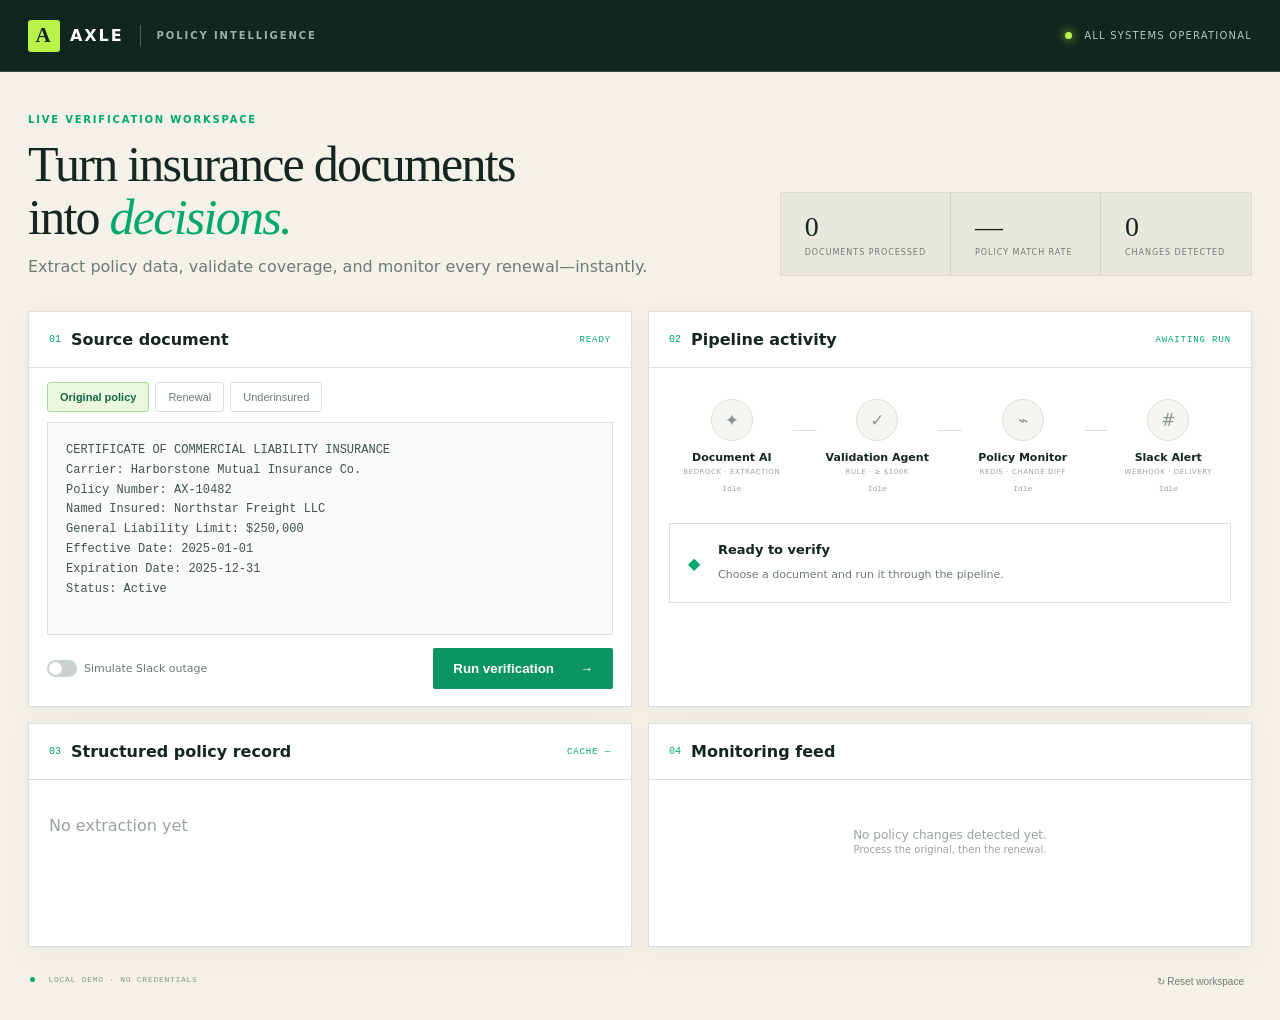
<file: web/index.html>
<!doctype html>
<html lang="en">
<head>
  <meta charset="utf-8"><meta name="viewport" content="width=device-width,initial-scale=1">
  <title>Axle | Policy Intelligence</title><link rel="stylesheet" href="./style.css"><link rel="stylesheet" href="./mobile.css">
</head>
<body>
<header><div class="brand"><span class="mark">A</span><span>AXLE</span><i></i><small>POLICY INTELLIGENCE</small></div><div class="live"><b></b> ALL SYSTEMS OPERATIONAL</div></header>
<main>
  <section class="hero"><div><div class="eyebrow">LIVE VERIFICATION WORKSPACE</div><h1>Turn insurance documents<br>into <em>decisions.</em></h1><p>Extract policy data, validate coverage, and monitor every renewal—instantly.</p></div><div class="metrics"><div><span id="requests">0</span><small>DOCUMENTS PROCESSED</small></div><div><span id="hitRate">—</span><small>POLICY MATCH RATE</small></div><div><span id="alertsCount">0</span><small>CHANGES DETECTED</small></div></div></section>
  <section class="workspace">
    <div class="left panel"><div class="panel-head"><div><span class="step">01</span><b>Source document</b></div><span class="ready">READY</span></div>
      <div class="tabs"><button data-doc="v1" class="active">Original policy</button><button data-doc="v2">Renewal</button><button data-doc="risky">Underinsured</button></div>
      <textarea id="document" spellcheck="false"></textarea>
      <div class="actions"><label class="toggle"><input id="fail" type="checkbox"><span></span> Simulate Slack outage</label><button id="run" class="primary">Run verification <span>→</span></button></div>
    </div>
    <div class="right panel"><div class="panel-head"><div><span class="step">02</span><b>Pipeline activity</b></div><span id="latency" class="latency">AWAITING RUN</span></div>
      <div class="pipeline">
        <div class="node" data-node="extract"><div class="icon">✦</div><div><b>Document AI</b><small>BEDROCK · EXTRACTION</small></div><span>Idle</span></div><div class="connector"><i></i></div>
        <div class="node" data-node="validate"><div class="icon">✓</div><div><b>Validation Agent</b><small>RULE · ≥ $100K</small></div><span>Idle</span></div><div class="connector"><i></i></div>
        <div class="node" data-node="monitor"><div class="icon">⌁</div><div><b>Policy Monitor</b><small>REDIS · CHANGE DIFF</small></div><span>Idle</span></div><div class="connector"><i></i></div>
        <div class="node" data-node="alert"><div class="icon">#</div><div><b>Slack Alert</b><small>WEBHOOK · DELIVERY</small></div><span>Idle</span></div>
      </div>
      <div id="result" class="result empty"><span>◆</span><b>Ready to verify</b><p>Choose a document and run it through the pipeline.</p></div>
    </div>
  </section>
  <section class="lower"><div class="data panel"><div class="panel-head"><div><span class="step">03</span><b>Structured policy record</b></div><span id="cache" class="cache">CACHE —</span></div><div id="fields" class="fields"><p>No extraction yet</p></div></div>
  <div class="alerts panel"><div class="panel-head"><div><span class="step">04</span><b>Monitoring feed</b></div><button id="recover" hidden>Retry webhook</button></div><div id="feed" class="feed"><div class="feed-empty">No policy changes detected yet.<br><small>Process the original, then the renewal.</small></div></div></div></section>
  <footer><span><b></b> LOCAL DEMO · NO CREDENTIALS</span><button id="reset">↻ Reset workspace</button></footer>
</main><script src="./app.js"></script></body></html>
</file>
<file: web/style.css>
:root{--ink:#15251f;--muted:#6d7b75;--green:#00a86b;--lime:#b8f34a;--cream:#f4f1e9;--line:#dbe1da;--red:#da4c3f}*{box-sizing:border-box}body{margin:0;overflow-x:hidden;background:var(--cream);color:var(--ink);font-family:Inter,ui-sans-serif,system-ui,-apple-system,sans-serif}header{height:72px;padding:0 max(28px,calc((100vw - 1380px)/2));display:flex;align-items:center;justify-content:space-between;background:#10261f;color:white;border-bottom:1px solid #355047}.brand{display:flex;align-items:center;gap:10px;font-weight:800;letter-spacing:.12em}.brand .mark{display:grid;place-items:center;width:32px;height:32px;background:var(--lime);color:#10261f;border-radius:3px;font-family:Georgia;font-size:21px}.brand i{height:21px;width:1px;background:#496057;margin:0 6px}.brand small{font-size:10px;color:#9eb0a8}.live{font-size:10px;letter-spacing:.12em;color:#b8c5c0}.live b,footer b{display:inline-block;width:7px;height:7px;border-radius:50%;background:var(--lime);box-shadow:0 0 10px var(--lime);margin-right:8px}main{max-width:1380px;margin:auto;padding:42px 28px 20px}.hero{display:flex;align-items:flex-end;justify-content:space-between;margin-bottom:35px}.eyebrow{font-size:10px;letter-spacing:.18em;font-weight:800;color:var(--green);margin-bottom:13px}h1{font-family:Georgia,serif;font-weight:400;font-size:50px;line-height:1.05;letter-spacing:-.035em;margin:0}h1 em{color:var(--green)}.hero p{color:var(--muted);margin:14px 0 0}.metrics{display:flex;background:#e9e8df;border:1px solid #dadbd3}.metrics div{min-width:150px;padding:18px 24px;border-right:1px solid #d1d4cc}.metrics div:last-child{border:0}.metrics span{font-family:Georgia;font-size:28px}.metrics small{display:block;margin-top:5px;font-size:8px;letter-spacing:.12em;color:var(--muted)}.workspace,.lower{display:grid;grid-template-columns:1fr 1fr;gap:16px;margin-bottom:16px}.panel{background:#fff;border:1px solid var(--line);box-shadow:0 8px 30px #213b2e0b}.panel-head{height:56px;padding:0 20px;border-bottom:1px solid var(--line);display:flex;align-items:center;justify-content:space-between}.panel-head>div{display:flex;align-items:center;gap:10px}.step{font:10px monospace;color:var(--green)}.ready,.latency,.cache{font:9px monospace;letter-spacing:.1em;color:var(--green)}.tabs{display:flex;padding:14px 18px 0;gap:6px}.tabs button{border:1px solid var(--line);background:white;padding:8px 12px;border-radius:3px;color:var(--muted);cursor:pointer;font-size:11px}.tabs button.active{background:#e9f8df;color:#176543;border-color:#a9d89c;font-weight:700}textarea{display:block;width:calc(100% - 36px);height:213px;margin:10px 18px 13px;padding:18px;border:1px solid var(--line);background:#fafbf8;color:#41514b;font:12px/1.65 ui-monospace,monospace;resize:none;outline:none}.actions{display:flex;align-items:center;justify-content:space-between;padding:0 18px 17px}.toggle{font-size:11px;color:var(--muted);display:flex;align-items:center;gap:7px;cursor:pointer}.toggle input{display:none}.toggle span{width:30px;height:17px;background:#cbd2ce;border-radius:10px;position:relative}.toggle span:after{content:"";position:absolute;width:13px;height:13px;background:white;border-radius:50%;left:2px;top:2px;transition:.2s}.toggle input:checked+span{background:var(--red)}.toggle input:checked+span:after{left:15px}.primary{background:#0c9560;color:white;border:0;padding:13px 20px;font-weight:750;cursor:pointer;border-radius:2px}.primary:hover{background:#08794e}.primary:disabled{opacity:.6}.primary span{margin-left:22px}.pipeline{display:flex;align-items:center;padding:31px 22px 28px}.node{flex:1;text-align:center;min-width:0}.node .icon{margin:auto auto 10px;width:42px;height:42px;display:grid;place-items:center;border:1px solid var(--line);background:#f5f6f2;color:#8a9691;border-radius:50%;font-size:17px;transition:.3s}.node b{display:block;font-size:11px}.node small{display:block;font-size:7px;color:#9aa39f;margin-top:4px;letter-spacing:.08em}.node>span{display:inline-block;font:8px monospace;color:#9aa39f;margin-top:8px}.node.running .icon{border-color:var(--green);color:var(--green);box-shadow:0 0 0 5px #00a86b18;animation:pulse 1s infinite}.node.done .icon{background:#dff5d3;border-color:#83c87b;color:#147549}.node.error .icon{background:#fde6e2;border-color:#e98c80;color:var(--red)}.connector{width:24px;height:1px;background:var(--line);margin-top:-33px;position:relative;overflow:hidden}.connector i{position:absolute;height:100%;width:100%;left:-100%;background:var(--green)}.connector.flow i{animation:flow .45s forwards}@keyframes flow{to{left:0}}@keyframes pulse{50%{box-shadow:0 0 0 9px #00a86b08}}.result{margin:0 20px 20px;min-height:80px;border:1px solid var(--line);padding:14px 18px;display:grid;grid-template-columns:30px 1fr;align-items:center}.result span{grid-row:1/3;color:var(--green)}.result b{font-size:13px}.result p{margin:3px 0;color:var(--muted);font-size:11px}.result.pass{background:#f0fae9;border-color:#bee0aa}.result.fail{background:#fff0ed;border-color:#f0b7af}.fields{display:grid;grid-template-columns:1fr 1fr;min-height:166px}.fields p{color:#9aa39f;padding:20px}.field{padding:15px 20px;border-right:1px solid var(--line);border-bottom:1px solid var(--line)}.field:nth-child(even){border-right:0}.field small{font:8px monospace;letter-spacing:.1em;color:#8a9892;display:block;margin-bottom:6px}.field b{font-size:12px}.alerts .panel-head button{border:1px solid #e3a198;color:var(--red);background:#fff4f2;padding:7px 11px;font-size:10px;cursor:pointer}.feed{height:166px;overflow:auto}.feed-empty{text-align:center;color:#9aa39f;font-size:12px;padding:48px}.alert{padding:14px 18px;border-bottom:1px solid var(--line);display:grid;grid-template-columns:1fr auto;gap:5px}.alert b{font-size:11px}.alert p{grid-column:1/3;margin:0;color:var(--muted);font-size:10px}.alert time{font:8px monospace;color:#89958f}.alert.retrying{border-left:3px solid var(--red);background:#fff8f6}.alert.delivered{border-left:3px solid var(--green)}footer{display:flex;justify-content:space-between;padding:12px 2px;color:#89958f;font:8px monospace;letter-spacing:.09em}footer b{background:var(--green);box-shadow:none;width:5px;height:5px}footer button{background:transparent;border:0;color:#6f7d77;cursor:pointer;font-size:10px}@media(max-width:900px){.hero{align-items:flex-start;gap:25px;flex-direction:column}.metrics{width:100%}.metrics div{min-width:0;flex:1}.workspace,.lower{grid-template-columns:1fr}h1{font-size:39px}}@media(max-width:570px){main{padding:28px 14px}.brand small,.brand i,.live{display:none}.metrics div{padding:12px}.metrics span{font-size:21px}.pipeline{padding-left:8px;padding-right:8px}.node small{display:none}}
</file>
<file: web/mobile.css>
@media(max-width:400px){
  .tabs{padding-left:12px;padding-right:12px}
  .tabs button{min-width:0;flex:1;padding:8px 5px;font-size:10px}
  .actions{align-items:flex-end;gap:12px}
  .toggle{max-width:120px}
  .primary{padding:12px}
  .primary span{margin-left:8px}
  .panel-head{padding-left:14px;padding-right:14px}
  .metrics small{letter-spacing:.06em}
  .pipeline{padding-left:3px;padding-right:3px}
  .connector{width:12px}
}
</file>
